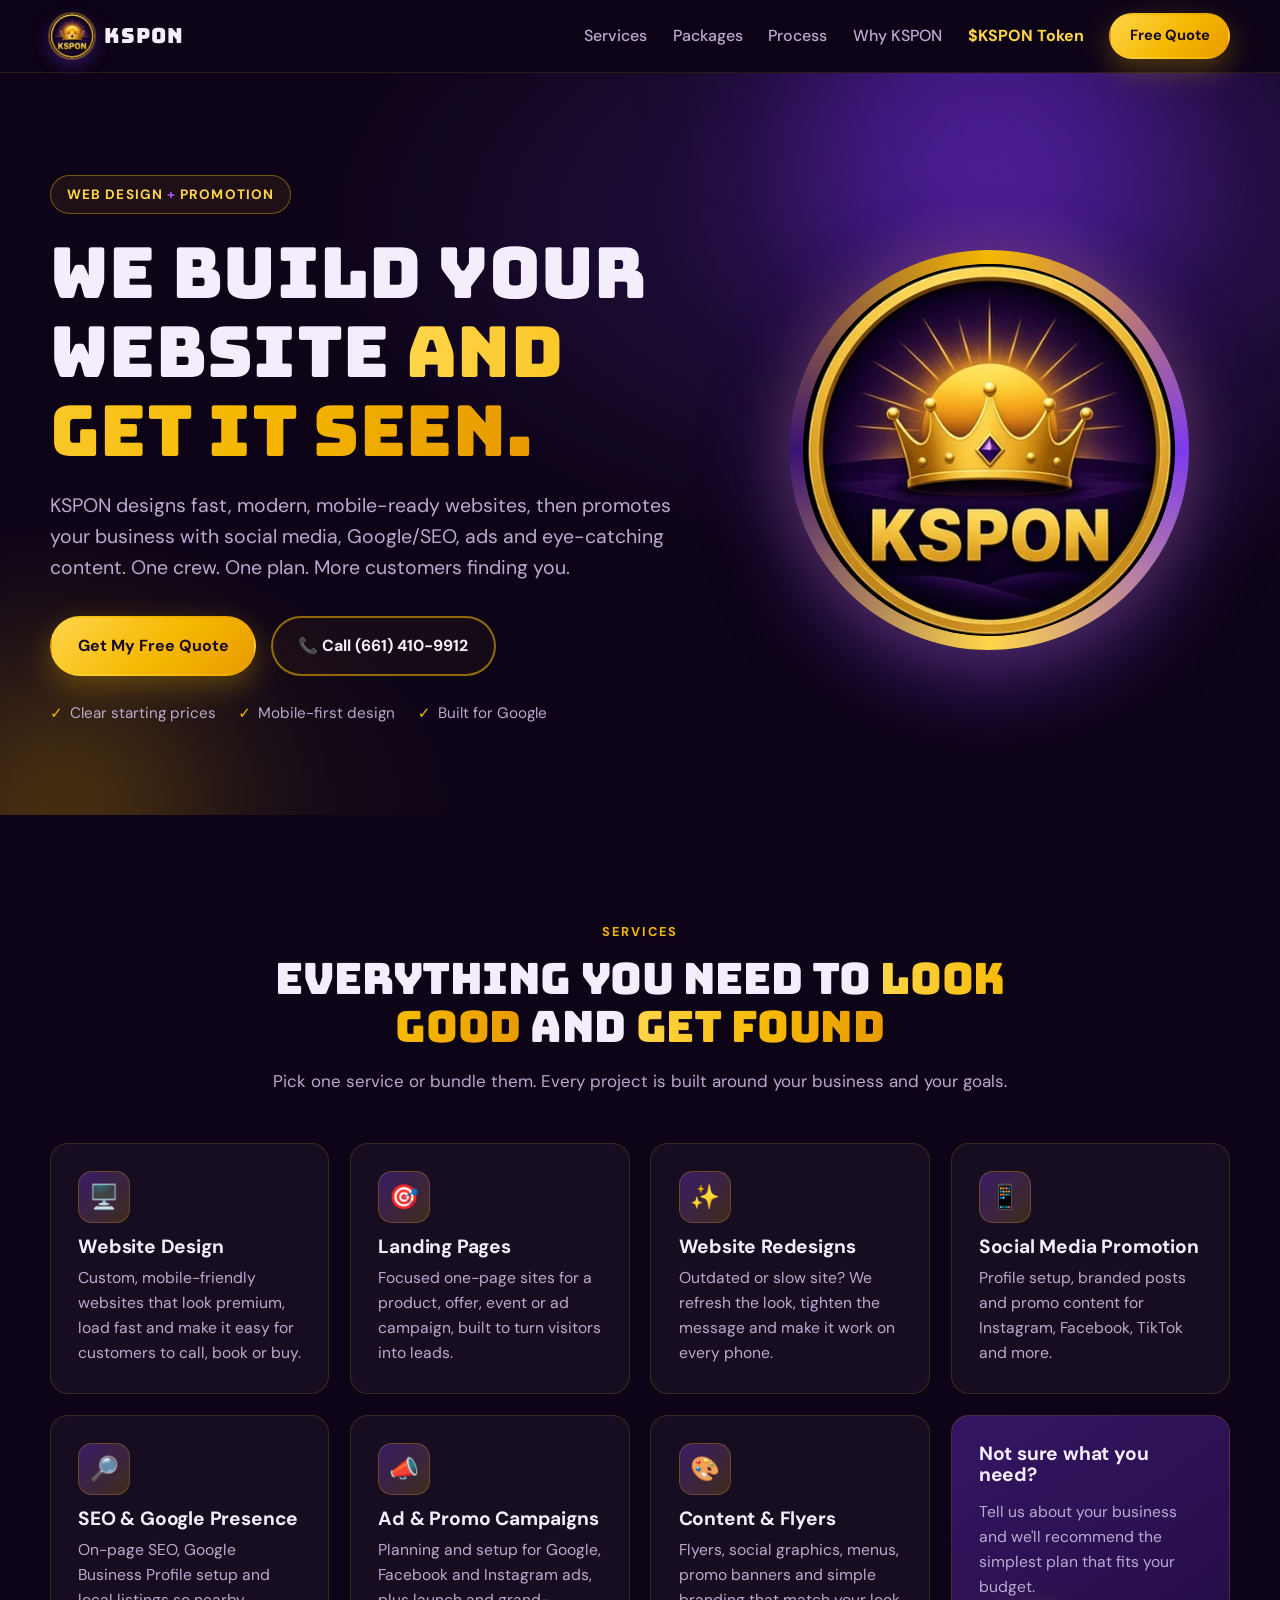
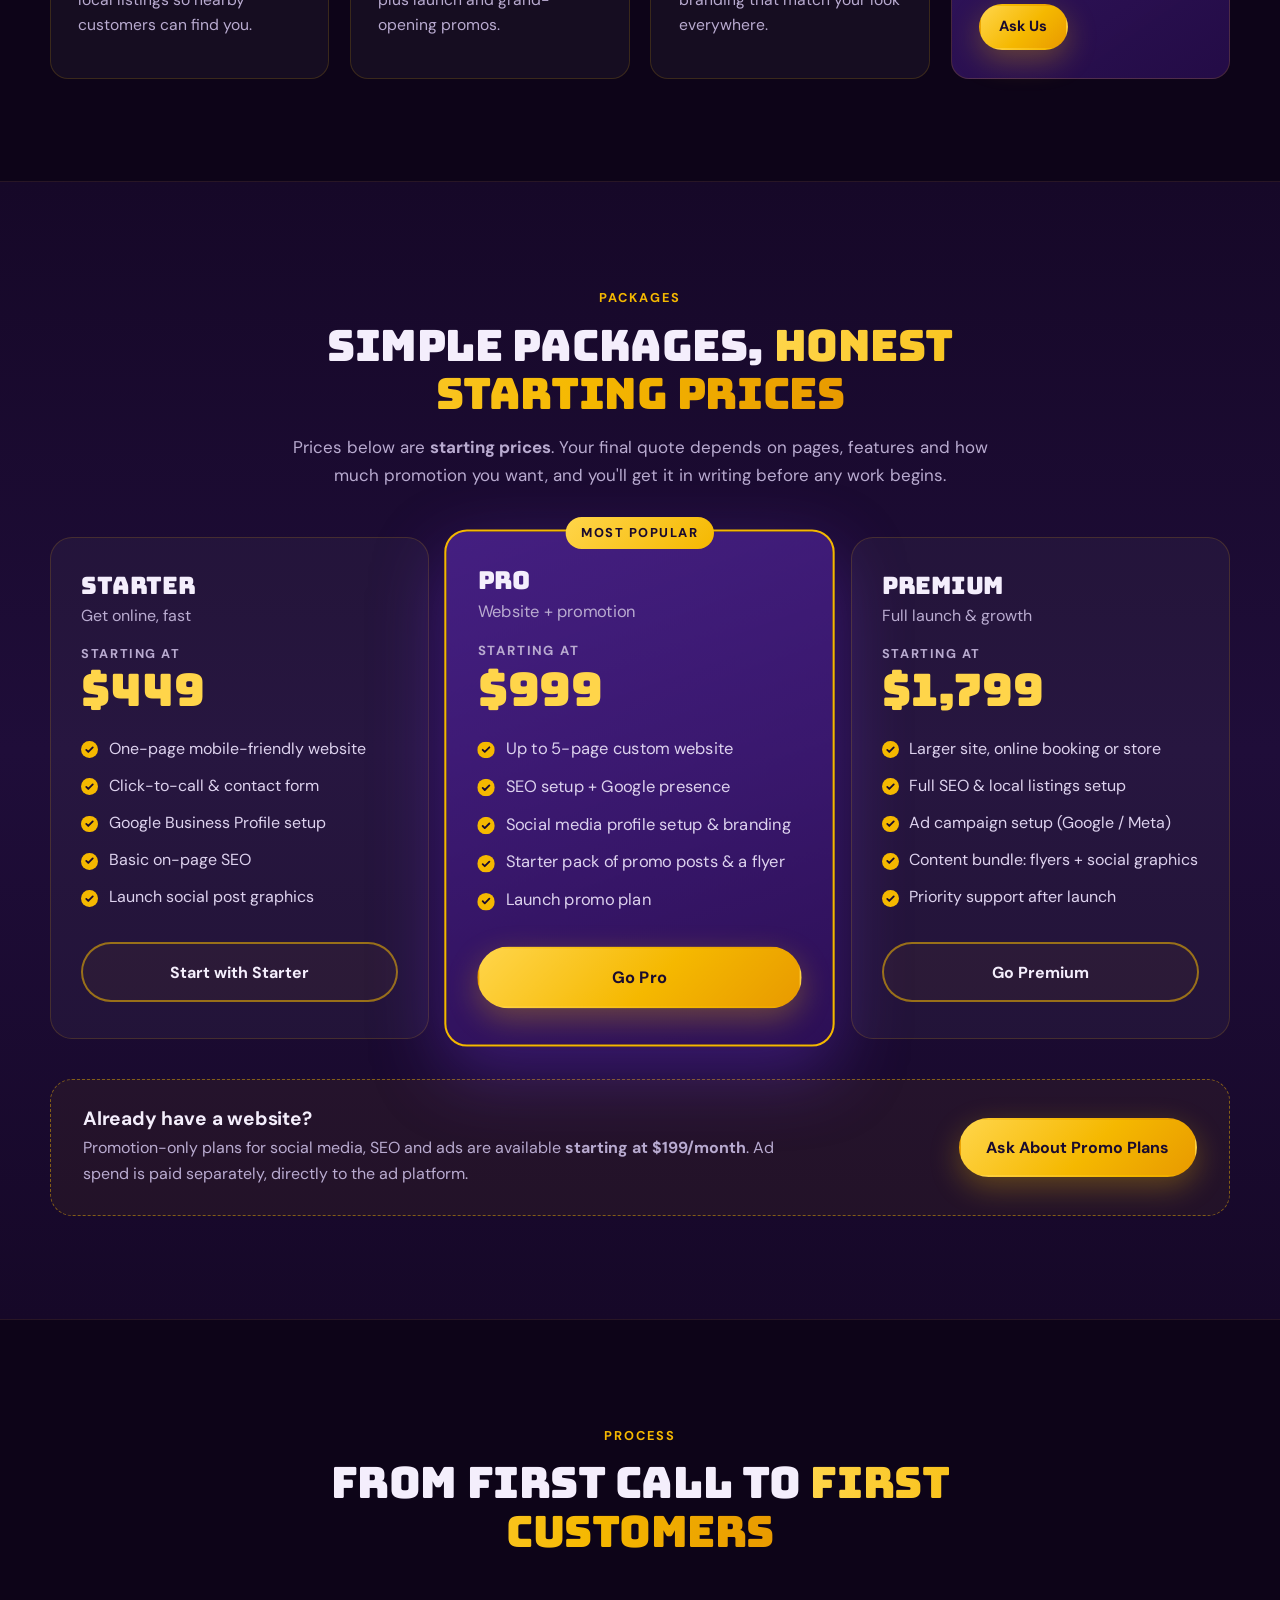
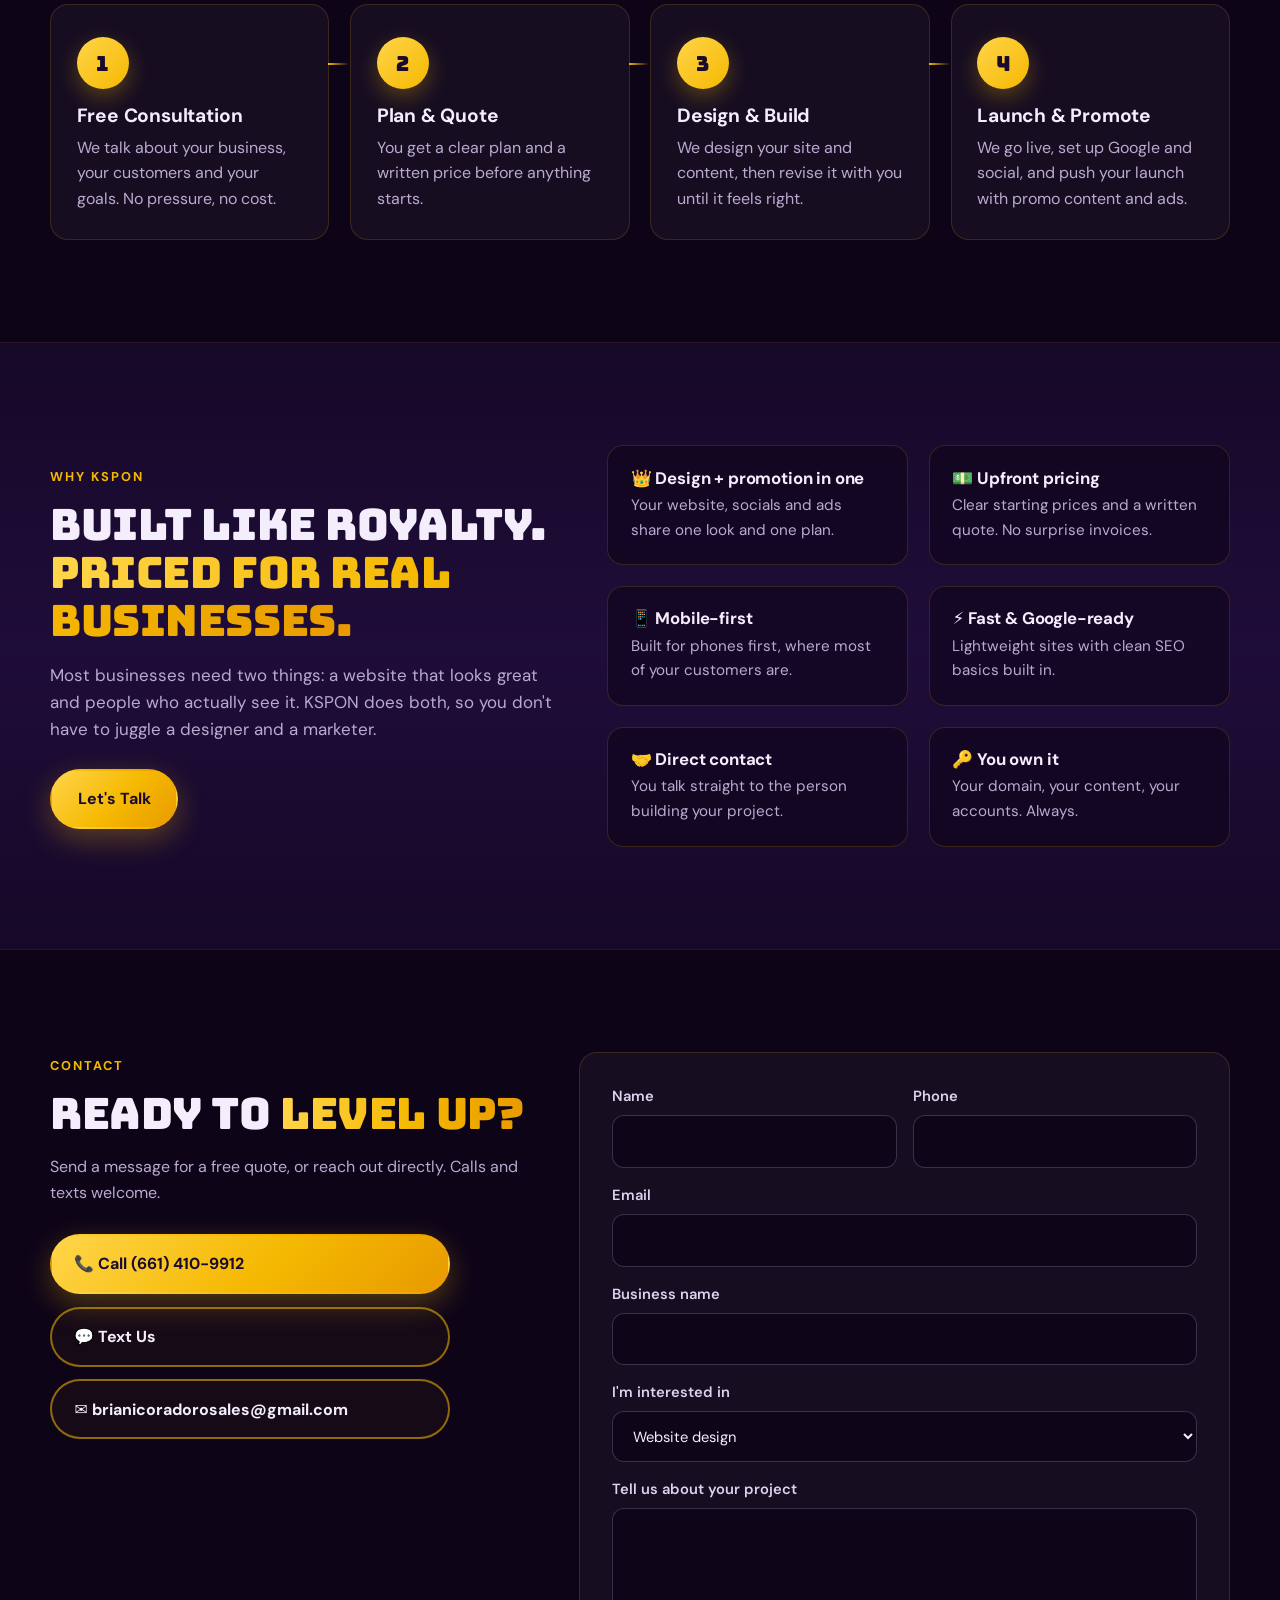
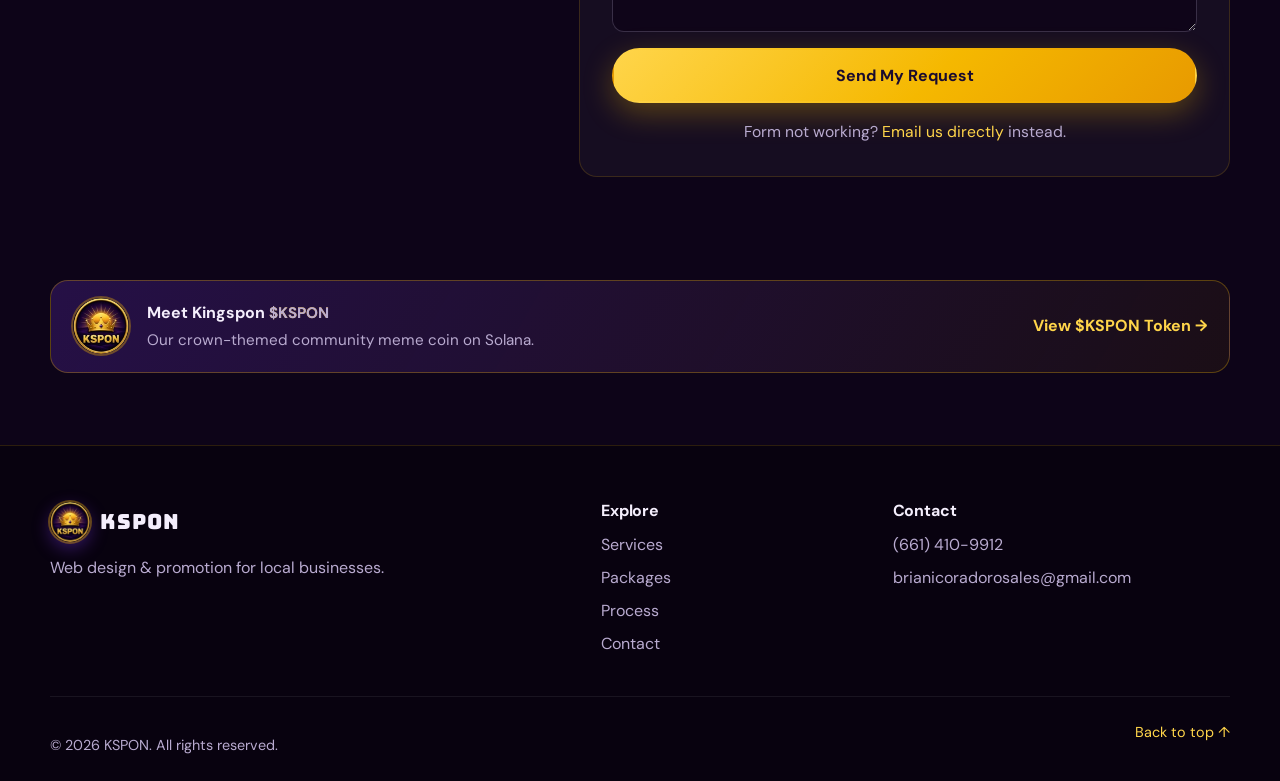
<file: index.html>
<!DOCTYPE html>
<html lang="en">
<head>
<meta charset="utf-8">
<meta name="viewport" content="width=device-width, initial-scale=1">
<title>KSPON | Web Design &amp; Promotion for Local Businesses</title>
<meta name="description" content="KSPON builds modern websites and promotes your business online: website design, landing pages, redesigns, social media promotion, SEO and ad campaigns. Free quote: (661) 410-9912.">
<meta name="theme-color" content="#0d0418">
<meta property="og:type" content="website">
<meta property="og:site_name" content="KSPON">
<meta property="og:title" content="KSPON | Web Design &amp; Promotion">
<meta property="og:description" content="We build your website and get it seen. Web design + social media, SEO and ad promotion for local businesses.">
<meta property="og:image" content="assets/img/og-image.png">
<meta name="twitter:card" content="summary_large_image">
<link rel="icon" href="assets/img/favicon.ico" sizes="any">
<link rel="icon" type="image/png" sizes="32x32" href="assets/img/favicon-32.png">
<link rel="apple-touch-icon" sizes="180x180" href="assets/img/apple-touch-icon.png">
<link rel="manifest" href="site.webmanifest">
<link rel="preconnect" href="https://fonts.googleapis.com">
<link rel="preconnect" href="https://fonts.gstatic.com" crossorigin>
<link rel="stylesheet" href="https://fonts.googleapis.com/css2?family=Bungee&family=DM+Sans:opsz,wght@9..40,400;9..40,500;9..40,700&display=swap">
<link rel="stylesheet" href="assets/css/style.css">
<script type="application/ld+json">{"@context":"https://schema.org","@type":"ProfessionalService","name":"KSPON","description":"Website design and online promotion for local businesses.","logo":"assets/img/logo-512.png","email":"brianicoradorosales@gmail.com","telephone":"+16614109912","priceRange":"$$"}</script>
</head>
<body>
<a class="skip" href="#main">Skip to content</a>

<header class="site-header" id="top">
  <nav class="container nav" aria-label="Main">
    <a class="logo" href="#top"><img src="assets/img/logo-96.webp" alt="KSPON logo" width="44" height="44"><span>KSPON</span></a>
    <button class="nav-toggle" aria-label="Open menu" aria-expanded="false" aria-controls="nav-links"><span></span><span></span><span></span></button>
    <ul class="nav-links" id="nav-links">
      <li><a href="#services">Services</a></li>
      <li><a href="#packages">Packages</a></li>
      <li><a href="#process">Process</a></li>
      <li><a href="#why">Why KSPON</a></li>
      <li><a class="nav-token" href="token.html">$KSPON Token</a></li>
      <li><a class="btn btn-gold btn-sm" href="#contact">Free Quote</a></li>
    </ul>
  </nav>
</header>

<main id="main">

<!-- HERO -->
<section class="hero">
  <div class="glow g1" aria-hidden="true"></div><div class="glow g2" aria-hidden="true"></div>
  <div class="container hero-grid">
    <div class="hero-copy">
      <span class="pill">Web Design <b>+</b> Promotion</span>
      <h1>We build your website <span class="gold-text">and get it seen.</span></h1>
      <p class="lead">KSPON designs fast, modern, mobile-ready websites, then promotes your business with social media, Google/SEO, ads and eye-catching content. One crew. One plan. More customers finding you.</p>
      <div class="cta-row">
        <a class="btn btn-gold" href="#contact">Get My Free Quote</a>
        <a class="btn btn-outline" href="tel:+16614109912">📞 Call (661) 410-9912</a>
      </div>
      <ul class="hero-points">
        <li>Clear starting prices</li><li>Mobile-first design</li><li>Built for Google</li>
      </ul>
    </div>
    <div class="hero-art">
      <div class="badge-ring"><img src="assets/img/logo-hero.webp" alt="KSPON gold crown badge" width="420" height="420" fetchpriority="high"></div>
    </div>
  </div>
</section>

<!-- SERVICES -->
<section class="section" id="services">
  <div class="container">
    <div class="section-head">
      <span class="eyebrow">Services</span>
      <h2>Everything you need to <span class="gold-text">look good</span> and <span class="gold-text">get found</span></h2>
      <p>Pick one service or bundle them. Every project is built around your business and your goals.</p>
    </div>
    <div class="grid g-services">
      <article class="card reveal"><div class="ico">🖥️</div><h3>Website Design</h3><p>Custom, mobile-friendly websites that look premium, load fast and make it easy for customers to call, book or buy.</p></article>
      <article class="card reveal"><div class="ico">🎯</div><h3>Landing Pages</h3><p>Focused one-page sites for a product, offer, event or ad campaign, built to turn visitors into leads.</p></article>
      <article class="card reveal"><div class="ico">✨</div><h3>Website Redesigns</h3><p>Outdated or slow site? We refresh the look, tighten the message and make it work on every phone.</p></article>
      <article class="card reveal"><div class="ico">📱</div><h3>Social Media Promotion</h3><p>Profile setup, branded posts and promo content for Instagram, Facebook, TikTok and more.</p></article>
      <article class="card reveal"><div class="ico">🔎</div><h3>SEO &amp; Google Presence</h3><p>On-page SEO, Google Business Profile setup and local listings so nearby customers can find you.</p></article>
      <article class="card reveal"><div class="ico">📣</div><h3>Ad &amp; Promo Campaigns</h3><p>Planning and setup for Google, Facebook and Instagram ads, plus launch and grand-opening promos.</p></article>
      <article class="card reveal"><div class="ico">🎨</div><h3>Content &amp; Flyers</h3><p>Flyers, social graphics, menus, promo banners and simple branding that match your look everywhere.</p></article>
      <article class="card card-cta reveal"><h3>Not sure what you need?</h3><p>Tell us about your business and we'll recommend the simplest plan that fits your budget.</p><a class="btn btn-gold btn-sm" href="#contact">Ask Us</a></article>
    </div>
  </div>
</section>

<!-- PACKAGES -->
<section class="section section-alt" id="packages">
  <div class="container">
    <div class="section-head">
      <span class="eyebrow">Packages</span>
      <h2>Simple packages, <span class="gold-text">honest starting prices</span></h2>
      <p>Prices below are <strong>starting prices</strong>. Your final quote depends on pages, features and how much promotion you want, and you'll get it in writing before any work begins.</p>
    </div>
    <div class="grid g-plans">
      <article class="plan reveal">
        <h3>Starter</h3>
        <p class="plan-sub">Get online, fast</p>
        <div class="price"><small>starting at</small>$449</div>
        <ul class="checks">
          <li>One-page mobile-friendly website</li>
          <li>Click-to-call &amp; contact form</li>
          <li>Google Business Profile setup</li>
          <li>Basic on-page SEO</li>
          <li>Launch social post graphics</li>
        </ul>
        <a class="btn btn-outline btn-block" href="#contact" data-plan="Starter">Start with Starter</a>
      </article>
      <article class="plan plan-featured reveal">
        <span class="tag">Most popular</span>
        <h3>Pro</h3>
        <p class="plan-sub">Website + promotion</p>
        <div class="price"><small>starting at</small>$999</div>
        <ul class="checks">
          <li>Up to 5-page custom website</li>
          <li>SEO setup + Google presence</li>
          <li>Social media profile setup &amp; branding</li>
          <li>Starter pack of promo posts &amp; a flyer</li>
          <li>Launch promo plan</li>
        </ul>
        <a class="btn btn-gold btn-block" href="#contact" data-plan="Pro">Go Pro</a>
      </article>
      <article class="plan reveal">
        <h3>Premium</h3>
        <p class="plan-sub">Full launch &amp; growth</p>
        <div class="price"><small>starting at</small>$1,799</div>
        <ul class="checks">
          <li>Larger site, online booking or store</li>
          <li>Full SEO &amp; local listings setup</li>
          <li>Ad campaign setup (Google / Meta)</li>
          <li>Content bundle: flyers + social graphics</li>
          <li>Priority support after launch</li>
        </ul>
        <a class="btn btn-outline btn-block" href="#contact" data-plan="Premium">Go Premium</a>
      </article>
    </div>
    <div class="addon reveal">
      <div><h3>Already have a website?</h3><p>Promotion-only plans for social media, SEO and ads are available <strong>starting at $199/month</strong>. Ad spend is paid separately, directly to the ad platform.</p></div>
      <a class="btn btn-gold" href="#contact" data-plan="Promotion only">Ask About Promo Plans</a>
    </div>
  </div>
</section>

<!-- PROCESS -->
<section class="section" id="process">
  <div class="container">
    <div class="section-head">
      <span class="eyebrow">Process</span>
      <h2>From first call to <span class="gold-text">first customers</span></h2>
    </div>
    <ol class="steps">
      <li class="step reveal"><span class="num">1</span><h3>Free Consultation</h3><p>We talk about your business, your customers and your goals. No pressure, no cost.</p></li>
      <li class="step reveal"><span class="num">2</span><h3>Plan &amp; Quote</h3><p>You get a clear plan and a written price before anything starts.</p></li>
      <li class="step reveal"><span class="num">3</span><h3>Design &amp; Build</h3><p>We design your site and content, then revise it with you until it feels right.</p></li>
      <li class="step reveal"><span class="num">4</span><h3>Launch &amp; Promote</h3><p>We go live, set up Google and social, and push your launch with promo content and ads.</p></li>
    </ol>
  </div>
</section>

<!-- WHY -->
<section class="section section-alt" id="why">
  <div class="container why-grid">
    <div class="section-head left">
      <span class="eyebrow">Why KSPON</span>
      <h2>Built like royalty. <span class="gold-text">Priced for real businesses.</span></h2>
      <p>Most businesses need two things: a website that looks great and people who actually see it. KSPON does both, so you don't have to juggle a designer and a marketer.</p>
      <a class="btn btn-gold" href="#contact">Let's Talk</a>
    </div>
    <div class="grid g-why">
      <div class="why reveal"><h3>👑 Design + promotion in one</h3><p>Your website, socials and ads share one look and one plan.</p></div>
      <div class="why reveal"><h3>💵 Upfront pricing</h3><p>Clear starting prices and a written quote. No surprise invoices.</p></div>
      <div class="why reveal"><h3>📱 Mobile-first</h3><p>Built for phones first, where most of your customers are.</p></div>
      <div class="why reveal"><h3>⚡ Fast &amp; Google-ready</h3><p>Lightweight sites with clean SEO basics built in.</p></div>
      <div class="why reveal"><h3>🤝 Direct contact</h3><p>You talk straight to the person building your project.</p></div>
      <div class="why reveal"><h3>🔑 You own it</h3><p>Your domain, your content, your accounts. Always.</p></div>
    </div>
  </div>
</section>

<!-- CONTACT -->
<section class="section" id="contact">
  <div class="container contact-grid">
    <div class="contact-info">
      <span class="eyebrow">Contact</span>
      <h2>Ready to <span class="gold-text">level up?</span></h2>
      <p>Send a message for a free quote, or reach out directly. Calls and texts welcome.</p>
      <div class="contact-btns">
        <a class="btn btn-gold btn-block" href="tel:+16614109912">📞 Call (661) 410-9912</a>
        <a class="btn btn-outline btn-block" href="sms:+16614109912">💬 Text Us</a>
        <a class="btn btn-outline btn-block" href="mailto:brianicoradorosales@gmail.com?subject=KSPON%20Quote%20Request">✉️ brianicoradorosales@gmail.com</a>
      </div>
    </div>
    <form class="form card" id="quote-form" action="https://formsubmit.co/brianicoradorosales@gmail.com" method="POST">
      <input type="hidden" name="_subject" value="New KSPON quote request">
      <input type="hidden" name="_template" value="table">
      <input type="hidden" name="_captcha" value="false">
      <input type="hidden" name="_next" value="" id="next-url">
      <input type="text" name="_honey" class="hp" tabindex="-1" autocomplete="off" aria-hidden="true">
      <div class="row2">
        <label>Name<input name="name" required autocomplete="name"></label>
        <label>Phone<input name="phone" type="tel" autocomplete="tel"></label>
      </div>
      <label>Email<input name="email" type="email" required autocomplete="email"></label>
      <label>Business name<input name="business" autocomplete="organization"></label>
      <label>I'm interested in
        <select name="interest" id="interest">
          <option>Website design</option>
          <option>Landing page</option>
          <option>Website redesign</option>
          <option>Social media promotion</option>
          <option>SEO / Google presence</option>
          <option>Ad / promo campaign</option>
          <option>Content &amp; flyers</option>
          <option>Starter package</option>
          <option>Pro package</option>
          <option>Premium package</option>
          <option>Promotion only</option>
          <option>Not sure yet</option>
        </select>
      </label>
      <label>Tell us about your project<textarea name="message" rows="4" required></textarea></label>
      <button class="btn btn-gold btn-block" type="submit">Send My Request</button>
      <p class="form-note">Form not working? <a href="#" id="mailto-fallback">Email us directly</a> instead.</p>
      <p class="form-status" id="form-status" role="status" hidden></p>
    </form>
  </div>
</section>

<!-- $KSPON TOKEN TEASER -->
<section class="token-teaser-wrap">
  <div class="container">
    <a class="token-teaser" href="token.html">
      <img src="assets/img/logo-96.webp" alt="" width="56" height="56" loading="lazy">
      <div><strong>Meet Kingspon <span class="gold-text">$KSPON</span></strong><span>Our crown-themed community meme coin on Solana.</span></div>
      <span class="tt-go">View $KSPON Token →</span>
    </a>
  </div>
</section>

</main>

<footer class="footer">
  <div class="container foot-grid">
    <div>
      <a class="logo" href="#top"><img src="assets/img/logo-96.webp" alt="" width="40" height="40" loading="lazy"><span>KSPON</span></a>
      <p>Web design &amp; promotion for local businesses.</p>
    </div>
    <div>
      <h4>Explore</h4>
      <ul><li><a href="#services">Services</a></li><li><a href="#packages">Packages</a></li><li><a href="#process">Process</a></li><li><a href="#contact">Contact</a></li></ul>
    </div>
    <div>
      <h4>Contact</h4>
      <ul><li><a href="tel:+16614109912">(661) 410-9912</a></li><li><a href="mailto:brianicoradorosales@gmail.com">brianicoradorosales@gmail.com</a></li></ul>
    </div>
  </div>
  <div class="container foot-bottom"><p>© <span id="year">2026</span> KSPON. All rights reserved.</p><a href="#top">Back to top ↑</a></div>
</footer>

<a class="float-call" href="tel:+16614109912" aria-label="Call KSPON">📞</a>
<script src="assets/js/main.js" defer></script>
</body>
</html>
</file>
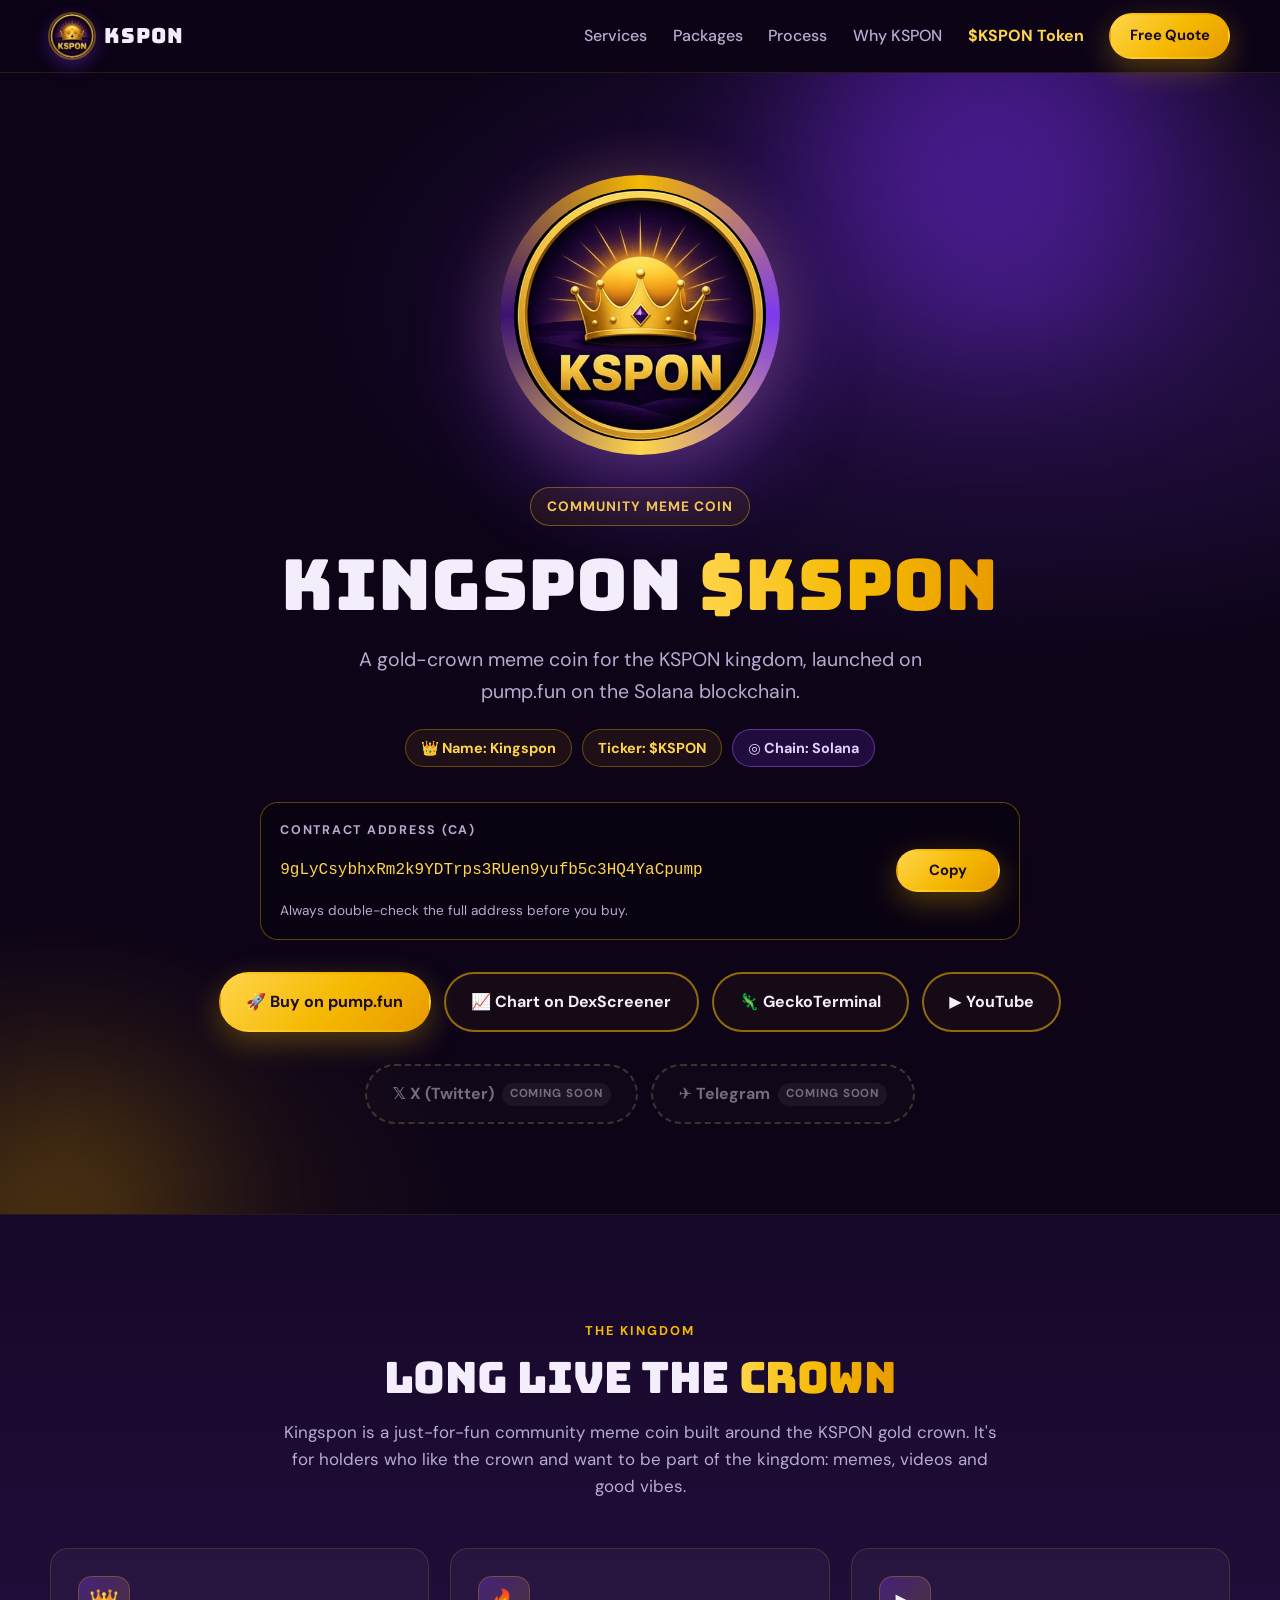
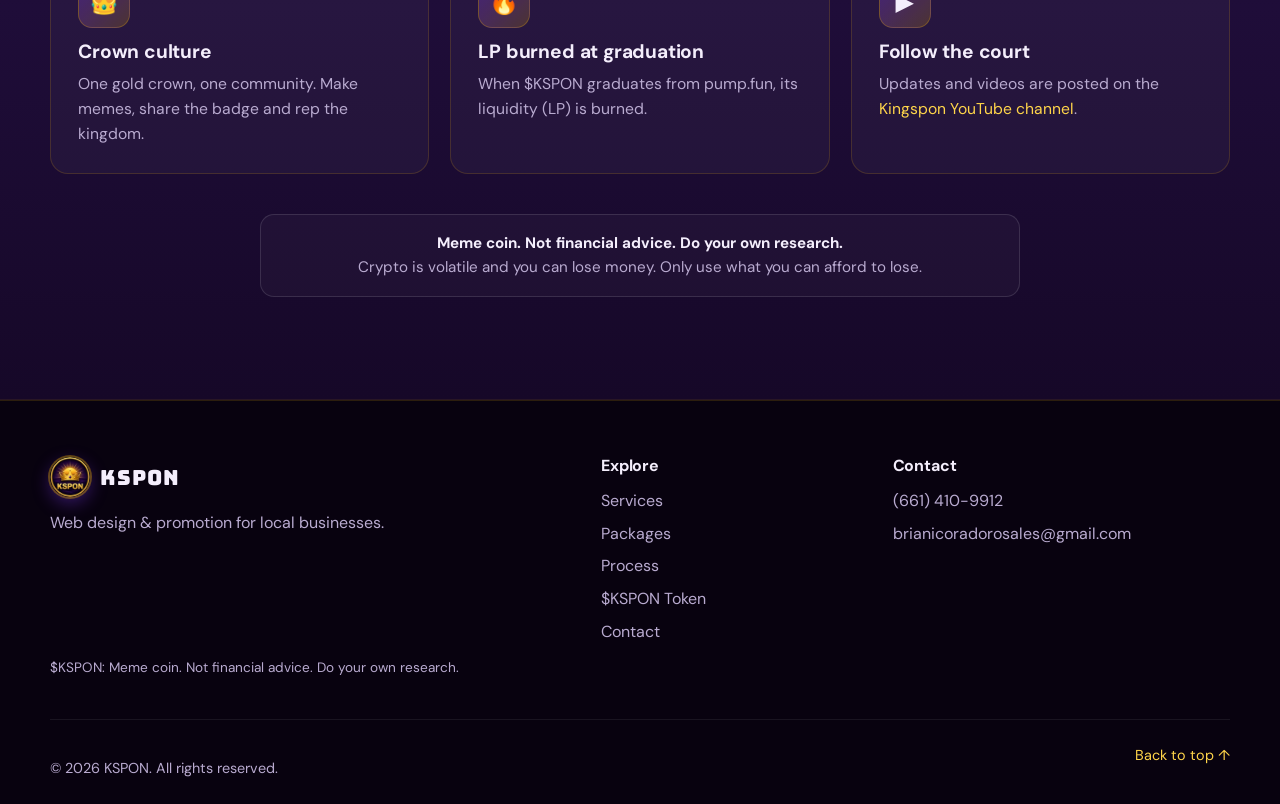
<file: token.html>
<!DOCTYPE html>
<html lang="en">
<head>
<meta charset="utf-8">
<meta name="viewport" content="width=device-width, initial-scale=1">
<title>Kingspon ($KSPON) | Community Meme Coin on Solana</title>
<meta name="description" content="Kingspon ($KSPON) is a crown-themed community meme coin on Solana. Contract address, pump.fun, DexScreener and GeckoTerminal links. Meme coin. Not financial advice. Do your own research.">
<meta name="theme-color" content="#0d0418">
<meta property="og:type" content="website">
<meta property="og:site_name" content="KSPON">
<meta property="og:title" content="Kingspon ($KSPON) on Solana">
<meta property="og:description" content="Crown-themed community meme coin on Solana. Meme coin. Not financial advice. Do your own research.">
<meta property="og:image" content="assets/img/og-image.png">
<meta name="twitter:card" content="summary_large_image">
<link rel="icon" href="assets/img/favicon.ico" sizes="any">
<link rel="icon" type="image/png" sizes="32x32" href="assets/img/favicon-32.png">
<link rel="apple-touch-icon" sizes="180x180" href="assets/img/apple-touch-icon.png">
<link rel="manifest" href="site.webmanifest">
<link rel="preconnect" href="https://fonts.googleapis.com">
<link rel="preconnect" href="https://fonts.gstatic.com" crossorigin>
<link rel="stylesheet" href="https://fonts.googleapis.com/css2?family=Bungee&family=DM+Sans:opsz,wght@9..40,400;9..40,500;9..40,700&display=swap">
<link rel="stylesheet" href="assets/css/style.css">
</head>
<body>
<a class="skip" href="#main">Skip to content</a>

<header class="site-header" id="top">
  <nav class="container nav" aria-label="Main">
    <a class="logo" href="index.html"><img src="assets/img/logo-96.webp" alt="KSPON logo" width="44" height="44"><span>KSPON</span></a>
    <button class="nav-toggle" aria-label="Open menu" aria-expanded="false" aria-controls="nav-links"><span></span><span></span><span></span></button>
    <ul class="nav-links" id="nav-links">
      <li><a href="index.html#services">Services</a></li>
      <li><a href="index.html#packages">Packages</a></li>
      <li><a href="index.html#process">Process</a></li>
      <li><a href="index.html#why">Why KSPON</a></li>
      <li><a class="nav-token" href="token.html" aria-current="page">$KSPON Token</a></li>
      <li><a class="btn btn-gold btn-sm" href="index.html#contact">Free Quote</a></li>
    </ul>
  </nav>
</header>

<main id="main">

<section class="hero token-hero">
  <div class="glow g1" aria-hidden="true"></div><div class="glow g2" aria-hidden="true"></div>
  <div class="container" style="position:relative">
    <div class="badge-ring"><img src="assets/img/logo-hero.webp" alt="Kingspon gold crown badge" width="420" height="420" fetchpriority="high"></div>
    <span class="pill">Community Meme Coin</span>
    <h1>Kingspon <span class="gold-text">$KSPON</span></h1>
    <p class="lead">A gold-crown meme coin for the KSPON kingdom, launched on pump.fun on the Solana blockchain.</p>
    <div class="token-meta">
      <span class="chip">👑 Name: Kingspon</span>
      <span class="chip">Ticker: $KSPON</span>
      <span class="chip sol">◎ Chain: Solana</span>
    </div>

    <div class="ca-box">
      <div class="ca-label">Contract address (CA)</div>
      <div class="ca-row">
        <code id="ca">9gLyCsybhxRm2k9YDTrps3RUen9yufb5c3HQ4YaCpump</code>
        <button class="btn btn-gold btn-sm copy-btn" type="button" id="copy-ca" data-copy="9gLyCsybhxRm2k9YDTrps3RUen9yufb5c3HQ4YaCpump" aria-label="Copy contract address">Copy</button>
      </div>
      <p class="ca-status" id="copy-status" role="status" aria-live="polite" style="font-size:.85rem;color:var(--muted);margin-top:.5rem">Always double-check the full address before you buy.</p>
    </div>

    <div class="token-links">
      <a class="btn btn-gold" href="https://pump.fun/coin/9gLyCsybhxRm2k9YDTrps3RUen9yufb5c3HQ4YaCpump" target="_blank" rel="noopener">🚀 Buy on pump.fun</a>
      <a class="btn btn-outline" href="https://dexscreener.com/solana/yohty8ubk8viahrpwr185xecphvedujextvj3bzdcnf" target="_blank" rel="noopener">📈 Chart on DexScreener</a>
      <a class="btn btn-outline" href="https://www.geckoterminal.com/solana/pools/YohTy8UBK8ViAhrPwR185xEcPhVedujexTvJ3bzDCNF" target="_blank" rel="noopener">🦎 GeckoTerminal</a>
      <a class="btn btn-outline" href="https://www.youtube.com/@Kingspon7" target="_blank" rel="noopener">▶️ YouTube</a>
    </div>
    <div class="token-links">
      <!-- X (Twitter) LINK: paste the X profile URL into href, then remove class "disabled", aria-disabled, tabindex and the "Coming soon" span. Add target="_blank" rel="noopener". -->
      <a class="btn btn-outline disabled" href="#" aria-disabled="true" tabindex="-1">𝕏 X (Twitter) <span class="soon">Coming soon</span></a>
      <!-- TELEGRAM LINK: paste the Telegram invite URL into href, then remove class "disabled", aria-disabled, tabindex and the "Coming soon" span. Add target="_blank" rel="noopener". -->
      <a class="btn btn-outline disabled" href="#" aria-disabled="true" tabindex="-1">✈️ Telegram <span class="soon">Coming soon</span></a>
    </div>
  </div>
</section>

<section class="section section-alt" id="kingdom">
  <div class="container">
    <div class="section-head">
      <span class="eyebrow">The Kingdom</span>
      <h2>Long live the <span class="gold-text">crown</span></h2>
      <p>Kingspon is a just-for-fun community meme coin built around the KSPON gold crown. It's for holders who like the crown and want to be part of the kingdom: memes, videos and good vibes.</p>
    </div>
    <div class="kingdom-grid">
      <div class="card"><div class="ico">👑</div><h3>Crown culture</h3><p>One gold crown, one community. Make memes, share the badge and rep the kingdom.</p></div>
      <div class="card"><div class="ico">🔥</div><h3>LP burned at graduation</h3><p>When $KSPON graduates from pump.fun, its liquidity (LP) is burned.</p></div>
      <div class="card"><div class="ico">▶️</div><h3>Follow the court</h3><p>Updates and videos are posted on the <a href="https://www.youtube.com/@Kingspon7" target="_blank" rel="noopener">Kingspon YouTube channel</a>.</p></div>
    </div>
    <p class="disclaimer"><strong>Meme coin. Not financial advice. Do your own research.</strong><br>Crypto is volatile and you can lose money. Only use what you can afford to lose.</p>
  </div>
</section>

</main>

<footer class="footer">
  <div class="container foot-grid">
    <div>
      <a class="logo" href="index.html"><img src="assets/img/logo-96.webp" alt="" width="40" height="40" loading="lazy"><span>KSPON</span></a>
      <p>Web design &amp; promotion for local businesses.</p>
    </div>
    <div>
      <h4>Explore</h4>
      <ul><li><a href="index.html#services">Services</a></li><li><a href="index.html#packages">Packages</a></li><li><a href="index.html#process">Process</a></li><li><a href="token.html">$KSPON Token</a></li><li><a href="index.html#contact">Contact</a></li></ul>
    </div>
    <div>
      <h4>Contact</h4>
      <ul><li><a href="tel:+16614109912">(661) 410-9912</a></li><li><a href="mailto:brianicoradorosales@gmail.com">brianicoradorosales@gmail.com</a></li></ul>
    </div>
  </div>
  <div class="container"><p class="foot-disclaimer">$KSPON: Meme coin. Not financial advice. Do your own research.</p></div>
  <div class="container foot-bottom"><p>© <span id="year">2026</span> KSPON. All rights reserved.</p><a href="#top">Back to top ↑</a></div>
</footer>

<script src="assets/js/main.js" defer></script>
</body>
</html>
</file>
<file: assets/css/style.css>
/* KSPON — Web Design + Promotion. Gold + royal purple on dark. */
:root{
  --bg:#0d0418; --bg-2:#160828; --bg-3:#1f0d39; --card:rgba(255,255,255,.04); --card-b:rgba(245,184,0,.16);
  --text:#f4eefc; --muted:#b9abd0; --purple:#7c3aed; --purple-2:#a855f7; --deep:#3b1374;
  --gold:#f5b800; --gold-2:#ffd54a; --gold-3:#e89a00;
  --radius:18px; --max:1180px;
  --font:"DM Sans",system-ui,-apple-system,"Segoe UI",Roboto,Arial,sans-serif; --display:"Bungee","DM Sans",system-ui,sans-serif;
}
*{box-sizing:border-box;margin:0;padding:0}
html{scroll-behavior:smooth;scroll-padding-top:80px}
body{font-family:var(--font);background:var(--bg);color:var(--text);line-height:1.6;-webkit-font-smoothing:antialiased;overflow-x:hidden}
img{max-width:100%;display:block;height:auto}
a{color:var(--gold-2);text-decoration:none}
a:hover{text-decoration:underline}
ul,ol{list-style:none}
.container{width:min(100% - 2.5rem,var(--max));margin-inline:auto}
.skip{position:absolute;left:-999px}.skip:focus{left:1rem;top:1rem;background:#fff;color:#000;padding:.5rem 1rem;z-index:999}
h1,h2,h3,h4{line-height:1.12;letter-spacing:-.01em}
h1{font-family:var(--display);font-weight:400;font-size:clamp(2.3rem,6vw,4.4rem);letter-spacing:.005em}
h2{font-family:var(--display);font-weight:400;font-size:clamp(1.7rem,3.8vw,2.7rem)}
h3{font-size:1.2rem;font-weight:700}
.lead{font-size:clamp(1.05rem,1.6vw,1.22rem);color:var(--muted);max-width:40rem}
.gold-text{background:linear-gradient(92deg,var(--gold-2),var(--gold) 55%,var(--gold-3));-webkit-background-clip:text;background-clip:text;color:transparent}
.eyebrow{display:inline-block;font-size:.8rem;font-weight:700;letter-spacing:.16em;text-transform:uppercase;color:var(--gold);margin-bottom:.8rem}

/* Buttons */
.btn{display:inline-flex;align-items:center;justify-content:center;gap:.5rem;padding:.95rem 1.6rem;border-radius:999px;font-weight:700;font-size:1rem;border:2px solid transparent;cursor:pointer;font-family:inherit;transition:transform .15s,box-shadow .2s,background .2s,border-color .2s;text-align:center}
.btn:hover{text-decoration:none;transform:translateY(-2px)}
.btn-gold{background:linear-gradient(135deg,var(--gold-2),var(--gold) 55%,var(--gold-3));color:#1a0b2e;box-shadow:0 10px 30px rgba(245,184,0,.3)}
.btn-gold:hover{box-shadow:0 14px 38px rgba(245,184,0,.45)}
.btn-outline{border-color:rgba(245,184,0,.55);color:var(--text);background:rgba(245,184,0,.04)}
.btn-outline:hover{border-color:var(--gold);background:rgba(245,184,0,.1)}
.btn-sm{padding:.6rem 1.15rem;font-size:.92rem}
.btn-block{width:100%}

/* Header */
.site-header{position:sticky;top:0;z-index:50;background:rgba(13,4,24,.78);backdrop-filter:blur(14px);-webkit-backdrop-filter:blur(14px);border-bottom:1px solid rgba(245,184,0,.12)}
.nav{display:flex;align-items:center;justify-content:space-between;height:72px}
.logo{display:flex;align-items:center;gap:.65rem;color:var(--text);font-family:var(--display);font-size:1.3rem;letter-spacing:.04em}
.logo:hover{text-decoration:none}
.logo img{width:44px;height:44px;border-radius:50%;box-shadow:0 0 0 2px rgba(245,184,0,.35),0 6px 18px rgba(124,58,237,.4)}
.nav-links{display:flex;align-items:center;gap:1.6rem}
.nav-links a:not(.btn){color:var(--muted);font-weight:500}
.nav-links a:not(.btn):hover{color:var(--gold-2);text-decoration:none}
.nav-toggle{display:none;background:none;border:0;cursor:pointer;width:44px;height:44px;flex-direction:column;justify-content:center;gap:5px;padding:10px}
.nav-toggle span{display:block;height:2px;background:var(--gold);border-radius:2px;transition:.25s}
.nav-toggle[aria-expanded="true"] span:nth-child(1){transform:translateY(7px) rotate(45deg)}
.nav-toggle[aria-expanded="true"] span:nth-child(2){opacity:0}
.nav-toggle[aria-expanded="true"] span:nth-child(3){transform:translateY(-7px) rotate(-45deg)}

/* Hero */
.hero{position:relative;overflow:hidden;padding:clamp(3.5rem,8vw,6.5rem) 0 clamp(3.5rem,7vw,6rem);background:radial-gradient(1200px 600px at 80% 20%,rgba(124,58,237,.28),transparent 60%),radial-gradient(800px 500px at 0% 100%,rgba(245,184,0,.1),transparent 60%),var(--bg)}
.glow{position:absolute;border-radius:50%;filter:blur(80px);opacity:.5;pointer-events:none}
.g1{width:380px;height:380px;background:#6d28d9;top:-120px;right:8%}
.g2{width:260px;height:260px;background:#b97f00;bottom:-120px;left:-60px;opacity:.3}
.hero-grid{position:relative;display:grid;grid-template-columns:1.15fr .85fr;gap:3rem;align-items:center}
.pill{display:inline-block;padding:.45rem 1rem;border:1px solid rgba(245,184,0,.4);border-radius:999px;font-size:.85rem;font-weight:700;letter-spacing:.08em;text-transform:uppercase;color:var(--gold-2);background:rgba(245,184,0,.07);margin-bottom:1.3rem}
.pill b{color:var(--purple-2)}
.hero h1{margin-bottom:1.2rem}
.cta-row{display:flex;flex-wrap:wrap;gap:.9rem;margin:2rem 0 1.6rem}
.hero-points{display:flex;flex-wrap:wrap;gap:.6rem 1.4rem;color:var(--muted);font-size:.95rem}
.hero-points li::before{content:"✓";color:var(--gold);font-weight:800;margin-right:.45rem}
.hero-art{display:grid;place-items:center}
.badge-ring{position:relative;width:min(100%,400px);aspect-ratio:1;border-radius:50%;padding:14px;background:conic-gradient(from 0deg,var(--gold),var(--purple),var(--gold-2),var(--deep),var(--gold));animation:spin 14s linear infinite;box-shadow:0 30px 90px rgba(124,58,237,.45),0 0 60px rgba(245,184,0,.2)}
.badge-ring img{width:100%;height:100%;border-radius:50%;animation:spin 14s linear infinite reverse;background:var(--bg)}
@keyframes spin{to{transform:rotate(360deg)}}

/* Sections */
.section{padding:clamp(4rem,8vw,6.5rem) 0;position:relative}
.section-alt{background:linear-gradient(180deg,var(--bg-2),var(--bg-3) 50%,var(--bg-2));border-block:1px solid rgba(245,184,0,.08)}
.section-head{max-width:46rem;margin:0 auto 3rem;text-align:center}
.section-head.left{text-align:left;margin:0}
.section-head p{color:var(--muted);margin-top:1rem;font-size:1.06rem}
.section-head .btn{margin-top:1.6rem}
.grid{display:grid;gap:1.3rem}
.card{background:var(--card);border:1px solid var(--card-b);border-radius:var(--radius);padding:1.7rem;transition:transform .2s,border-color .2s,background .2s}
.card:hover{transform:translateY(-4px);border-color:rgba(245,184,0,.45);background:rgba(255,255,255,.06)}
.card h3{margin:.8rem 0 .5rem}
.card p{color:var(--muted);font-size:.98rem}
.ico{width:52px;height:52px;display:grid;place-items:center;font-size:1.5rem;border-radius:14px;background:linear-gradient(135deg,rgba(124,58,237,.35),rgba(245,184,0,.18));border:1px solid rgba(245,184,0,.25)}
.g-services{grid-template-columns:repeat(4,1fr)}
.card-cta{background:linear-gradient(145deg,rgba(124,58,237,.35),rgba(59,19,116,.5));display:flex;flex-direction:column;align-items:flex-start;gap:.3rem}
.card-cta .btn{margin-top:auto}
.card-cta h3{margin-top:0}

/* Plans */
.g-plans{grid-template-columns:repeat(3,1fr);align-items:stretch}
.plan{position:relative;display:flex;flex-direction:column;background:var(--card);border:1px solid var(--card-b);border-radius:22px;padding:2.2rem 1.9rem}
.plan h3{font-family:var(--display);font-weight:400;font-size:1.5rem}
.plan-sub{color:var(--muted);margin-top:.2rem}
.price{font-family:var(--display);font-size:2.8rem;margin:1.2rem 0 1.4rem;color:var(--gold-2);line-height:1}
.price small{display:block;font-family:var(--font);font-size:.8rem;font-weight:700;letter-spacing:.12em;text-transform:uppercase;color:var(--muted);margin-bottom:.5rem}
.checks{display:grid;gap:.7rem;margin-bottom:2rem;flex:1}
.checks li{padding-left:1.7rem;position:relative;color:#ddd2ee}
.checks li::before{content:"";position:absolute;left:0;top:.35em;width:1.05rem;height:1.05rem;border-radius:50%;background:var(--gold) url("data:image/svg+xml,%3Csvg xmlns='http://www.w3.org/2000/svg' viewBox='0 0 16 16'%3E%3Cpath d='M4 8.5l2.5 2.5L12 5.5' fill='none' stroke='%231a0b2e' stroke-width='2.2' stroke-linecap='round' stroke-linejoin='round'/%3E%3C/svg%3E") center/80% no-repeat}
.plan-featured{background:linear-gradient(160deg,rgba(124,58,237,.42),rgba(59,19,116,.55));border:2px solid var(--gold);box-shadow:0 25px 70px rgba(124,58,237,.35);transform:scale(1.03)}
.tag{position:absolute;top:-14px;left:50%;transform:translateX(-50%);background:linear-gradient(135deg,var(--gold-2),var(--gold));color:#1a0b2e;font-weight:800;font-size:.78rem;letter-spacing:.1em;text-transform:uppercase;padding:.35rem .95rem;border-radius:999px;white-space:nowrap}
.addon{margin-top:2.5rem;display:flex;align-items:center;justify-content:space-between;gap:1.5rem;padding:1.8rem 2rem;border-radius:22px;border:1px dashed rgba(245,184,0,.45);background:rgba(245,184,0,.05)}
.addon p{color:var(--muted);margin-top:.35rem;max-width:44rem}
.addon .btn{flex:none}

/* Steps */
.steps{display:grid;grid-template-columns:repeat(4,1fr);gap:1.3rem;counter-reset:s}
.step{position:relative;padding:2rem 1.6rem 1.7rem;border-radius:var(--radius);background:var(--card);border:1px solid var(--card-b)}
.step .num{display:grid;place-items:center;width:52px;height:52px;border-radius:50%;font-family:var(--display);font-size:1.3rem;color:#1a0b2e;background:linear-gradient(135deg,var(--gold-2),var(--gold));box-shadow:0 8px 22px rgba(245,184,0,.3);margin-bottom:1rem}
.step p{color:var(--muted);margin-top:.5rem}
.step:not(:last-child)::after{content:"";position:absolute;top:3.6rem;right:-1.3rem;width:1.3rem;height:2px;background:linear-gradient(90deg,var(--gold),transparent)}

/* Why */
.why-grid{display:grid;grid-template-columns:.9fr 1.1fr;gap:3rem;align-items:center}
.g-why{grid-template-columns:repeat(2,1fr)}
.why{padding:1.4rem 1.4rem;border-radius:16px;background:rgba(13,4,24,.55);border:1px solid var(--card-b)}
.why h3{font-size:1.05rem}
.why p{color:var(--muted);font-size:.95rem;margin-top:.35rem}

/* Contact */
.contact-grid{display:grid;grid-template-columns:.85fr 1.15fr;gap:3rem;align-items:start}
.contact-info p{color:var(--muted);margin:1rem 0 1.8rem}
.contact-btns{display:grid;gap:.8rem;max-width:400px}
.contact-btns .btn{justify-content:flex-start;padding-left:1.4rem;word-break:break-all}
.form{display:grid;gap:1rem;padding:2rem}
.form:hover{transform:none}
.row2{display:grid;grid-template-columns:1fr 1fr;gap:1rem}
.form label{display:grid;gap:.4rem;font-weight:600;font-size:.92rem;color:#ddd2ee}
.form input,.form select,.form textarea{width:100%;font:inherit;font-weight:400;color:var(--text);background:rgba(13,4,24,.7);border:1px solid rgba(185,171,208,.25);border-radius:12px;padding:.85rem 1rem;transition:border-color .2s,box-shadow .2s}
.form select option{background:var(--bg-2)}
.form input:focus,.form select:focus,.form textarea:focus{outline:none;border-color:var(--gold);box-shadow:0 0 0 3px rgba(245,184,0,.2)}
.form textarea{resize:vertical}
.hp{position:absolute!important;left:-9999px!important;width:1px;height:1px;opacity:0}
.form-note{font-size:.88rem;color:var(--muted);text-align:center}
.form-status{text-align:center;font-weight:700;color:var(--gold-2)}

/* Footer */
.footer{background:#08020f;border-top:1px solid rgba(245,184,0,.15);padding:3.5rem 0 1.5rem;color:var(--muted)}
.foot-grid{display:grid;grid-template-columns:2fr 1fr 1.3fr;gap:2rem}
.footer .logo img{width:40px;height:40px}
.footer p{margin-top:.8rem}
.footer h4{color:var(--text);margin-bottom:.8rem;font-size:1rem}
.footer ul{display:grid;gap:.45rem}
.footer ul a{color:var(--muted);word-break:break-all}
.footer ul a:hover{color:var(--gold-2)}
.foot-bottom{display:flex;justify-content:space-between;gap:1rem;margin-top:2.5rem;padding-top:1.5rem;border-top:1px solid rgba(255,255,255,.07);font-size:.9rem}

.float-call{display:none;position:fixed;right:1rem;bottom:1rem;z-index:60;width:58px;height:58px;border-radius:50%;place-items:center;font-size:1.5rem;background:linear-gradient(135deg,var(--gold-2),var(--gold));box-shadow:0 10px 30px rgba(0,0,0,.45)}
.float-call:hover{text-decoration:none}

/* Reveal */
.js .reveal{opacity:0;transform:translateY(22px);transition:opacity .6s ease,transform .6s ease}
.js .reveal.in{opacity:1;transform:none}
.js .plan-featured.reveal.in{transform:scale(1.03)}

/* Responsive */
@media (max-width:1024px){
  .g-services{grid-template-columns:repeat(2,1fr)}
  .steps{grid-template-columns:repeat(2,1fr)}
  .step::after{display:none}
  .why-grid,.contact-grid{grid-template-columns:1fr}
  .g-plans{grid-template-columns:1fr;max-width:480px;margin-inline:auto}
  .plan-featured,.js .plan-featured.reveal.in{transform:none}
}
@media (max-width:820px){
  .nav-toggle{display:flex}
  .nav-links{position:fixed;inset:72px 0 auto 0;flex-direction:column;align-items:stretch;gap:0;padding:1rem 1.25rem 1.5rem;background:rgba(13,4,24,.97);border-bottom:1px solid rgba(245,184,0,.2);transform:translateY(-130%);transition:transform .3s;z-index:-1}
  .nav-links.open{transform:none}
  .nav-links li a:not(.btn){display:block;padding:.85rem 0;border-bottom:1px solid rgba(255,255,255,.06)}
  .nav-links .btn{margin-top:1rem;width:100%}
  .hero-grid{grid-template-columns:1fr;text-align:center}
  .hero-art{order:-1}
  .badge-ring{width:min(70vw,260px)}
  .lead{margin-inline:auto}
  .cta-row,.hero-points{justify-content:center}
  .addon{flex-direction:column;align-items:flex-start}
  .foot-grid{grid-template-columns:1fr}
  .float-call{display:grid}
}
@media (max-width:560px){
  .g-services,.steps,.g-why,.row2{grid-template-columns:1fr}
  .cta-row .btn{width:100%}
  .form{padding:1.4rem}
  .foot-bottom{flex-direction:column}
}
@media (prefers-reduced-motion:reduce){
  *{animation:none!important;transition:none!important;scroll-behavior:auto!important}
  .js .reveal{opacity:1;transform:none}
}

/* ===== $KSPON token: nav link, homepage teaser, token page ===== */
.nav-links a.nav-token{color:var(--gold-2);font-weight:700}
.token-teaser-wrap{padding:0 0 clamp(3rem,6vw,4.5rem)}
.token-teaser{display:flex;align-items:center;gap:1.1rem;padding:1.1rem 1.4rem;border-radius:18px;border:1px solid rgba(245,184,0,.3);background:linear-gradient(120deg,rgba(124,58,237,.22),rgba(245,184,0,.06));color:var(--text);transition:border-color .2s,transform .2s}
.token-teaser:hover{text-decoration:none;border-color:var(--gold);transform:translateY(-2px)}
.token-teaser img{width:56px;height:56px;border-radius:50%;flex:none;box-shadow:0 0 0 2px rgba(245,184,0,.35)}
.token-teaser div{display:grid;gap:.15rem;flex:1}
.token-teaser div span{color:var(--muted);font-size:.95rem}
.tt-go{color:var(--gold-2);font-weight:700;white-space:nowrap}

.token-hero{text-align:center}
.token-hero .badge-ring{width:min(70vw,280px);margin:0 auto 2rem}
.token-hero .lead{margin:1rem auto 0}
.token-meta{display:flex;flex-wrap:wrap;justify-content:center;gap:.6rem;margin-top:1.4rem}
.chip{display:inline-flex;align-items:center;gap:.4rem;padding:.4rem .95rem;border-radius:999px;font-weight:700;font-size:.9rem;border:1px solid rgba(245,184,0,.35);background:rgba(245,184,0,.07);color:var(--gold-2)}
.chip.sol{border-color:rgba(168,85,247,.5);background:rgba(124,58,237,.18);color:#e3d0ff}
.ca-box{max-width:760px;margin:2.2rem auto 0;padding:1.1rem 1.2rem;border-radius:18px;border:1px solid rgba(245,184,0,.35);background:rgba(8,2,15,.75);text-align:left}
.ca-label{font-size:.78rem;font-weight:700;letter-spacing:.14em;text-transform:uppercase;color:var(--muted);margin-bottom:.5rem}
.ca-row{display:flex;align-items:center;gap:.8rem}
.ca-row code{flex:1;font-family:ui-monospace,SFMono-Regular,Menlo,Consolas,"Liberation Mono",monospace;font-size:clamp(.78rem,1.8vw,1rem);color:var(--gold-2);word-break:break-all;line-height:1.5}
.copy-btn{flex:none;min-width:104px}
.token-links{display:flex;flex-wrap:wrap;justify-content:center;gap:.8rem;margin-top:2rem}
.btn.disabled,.btn[aria-disabled="true"]{opacity:.45;cursor:not-allowed;pointer-events:none;filter:grayscale(.6);border-style:dashed}
.btn .soon{font-size:.72rem;font-weight:700;letter-spacing:.08em;text-transform:uppercase;padding:.15rem .5rem;border-radius:999px;background:rgba(255,255,255,.12)}
.kingdom-grid{display:grid;grid-template-columns:repeat(3,1fr);gap:1.3rem}
.disclaimer{max-width:760px;margin:2.5rem auto 0;padding:1rem 1.2rem;border-radius:14px;border:1px solid rgba(255,255,255,.12);background:rgba(255,255,255,.03);color:var(--muted);text-align:center;font-size:.95rem}
.disclaimer strong{color:var(--text)}
.foot-disclaimer{margin-top:1rem;font-size:.85rem;color:var(--muted)}
@media (max-width:820px){.kingdom-grid{grid-template-columns:1fr}.token-teaser{flex-wrap:wrap}.tt-go{width:100%}}
@media (max-width:560px){.ca-row{flex-direction:column;align-items:stretch}.copy-btn{width:100%}.token-links .btn{width:100%}}
@media (min-width:821px) and (max-width:960px){.nav-links{gap:1rem}.nav-links a:not(.btn){font-size:.93rem}}
</file>
